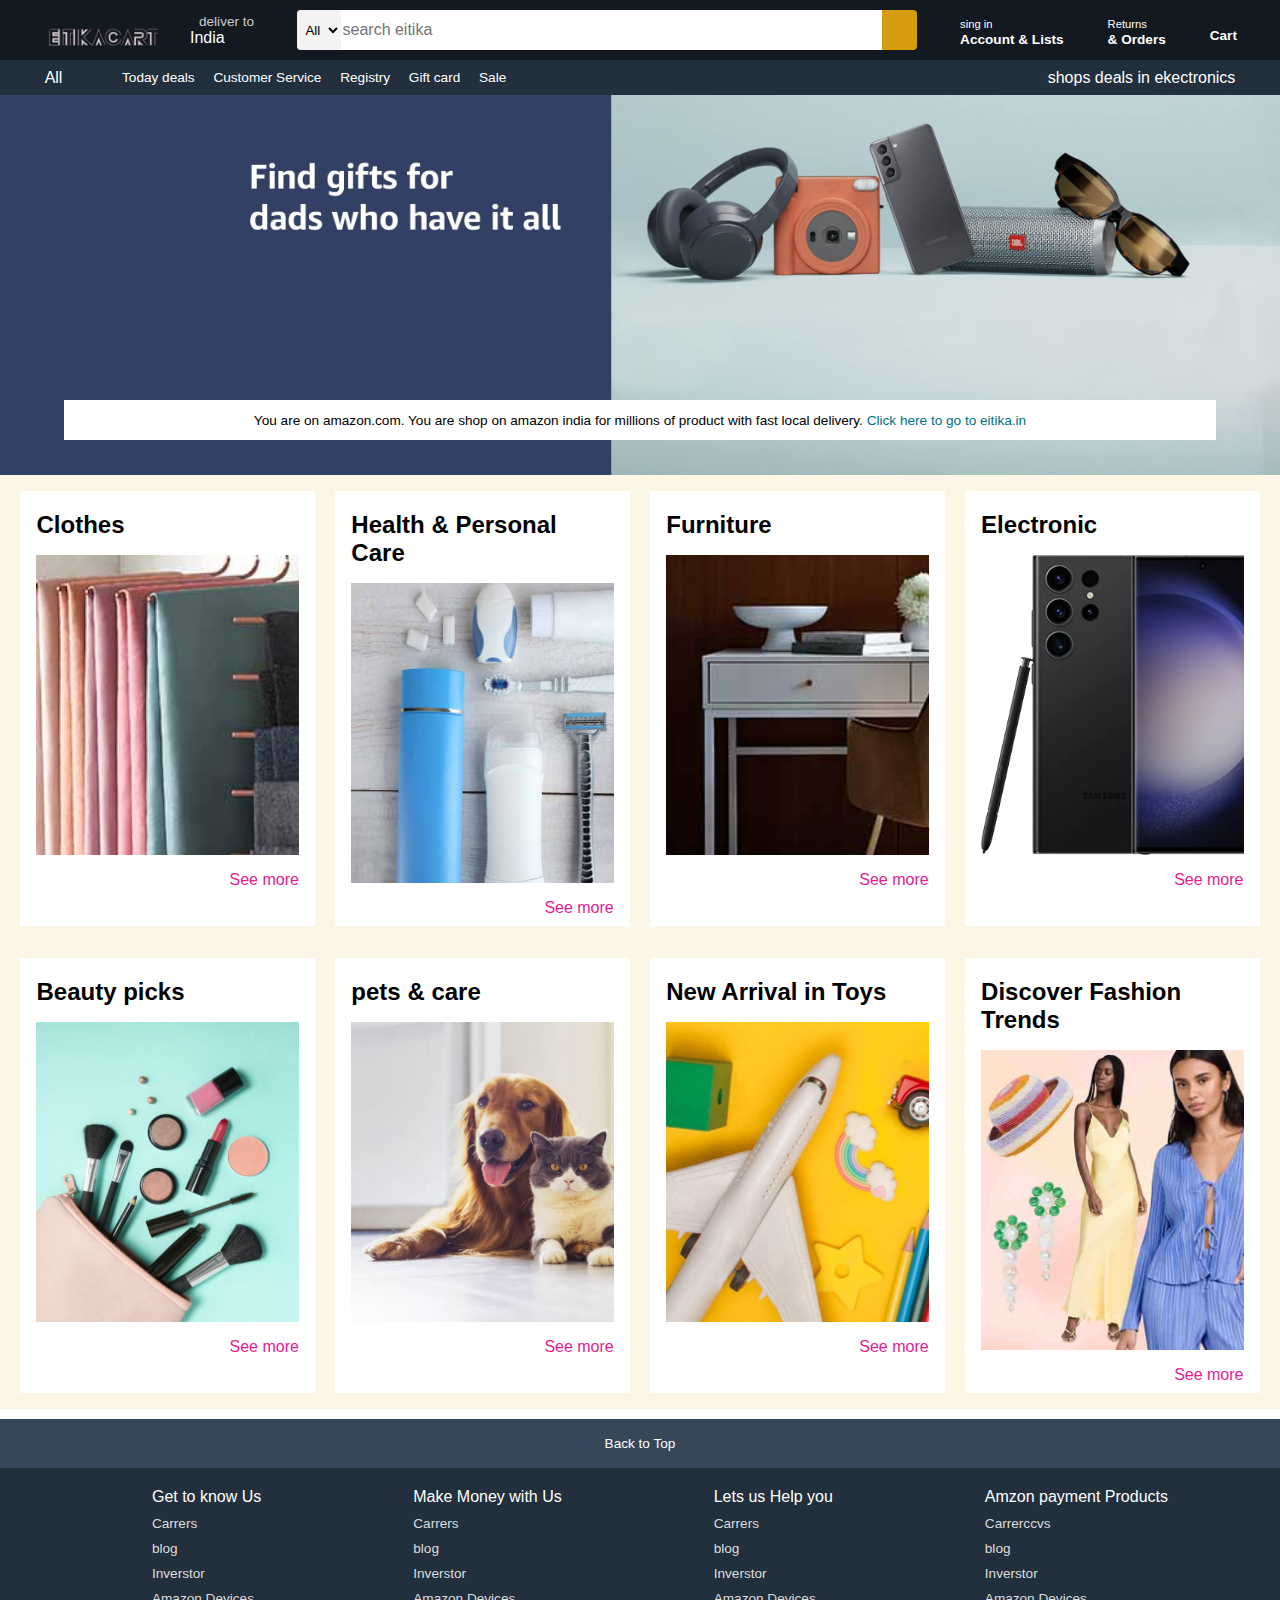
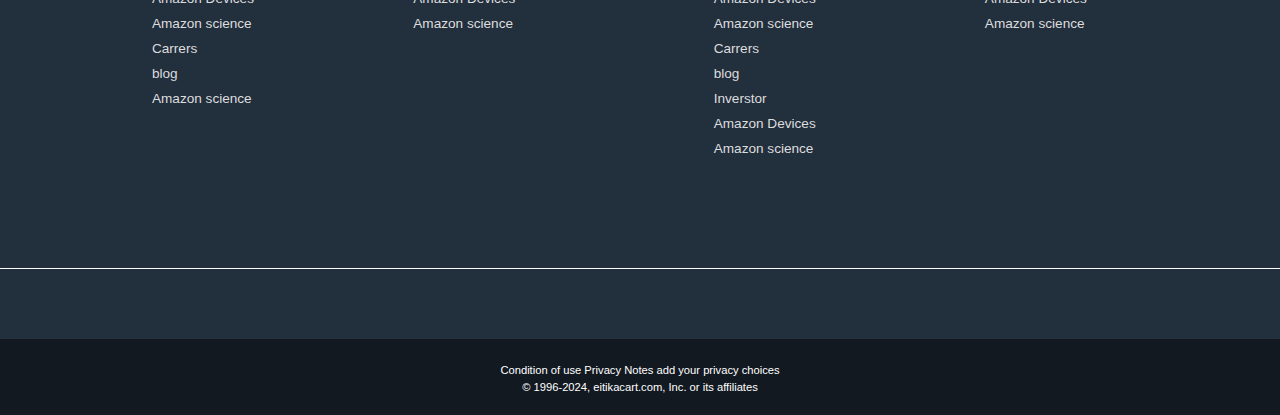
<file: index.html>
<!DOCTYPE html>
<html lang="en">
<head>
    <meta charset="UTF-8">
    <meta name="viewport" content="width=device-width, initial-scale=1.0">
    <title>Document</title>
    <link rel="stylesheet" href="https://cdnjs.cloudflare.com/ajax/libs/font-awesome/6.6.0/css/all.min.css" integrity="sha512-Kc323vGBEqzTmouAECnVceyQqyqdsSiqLQISBL29aUW4U/M7pSPA/gEUZQqv1cwx4OnYxTxve5UMg5GT6L4JJg==" crossorigin="anonymous" referrerpolicy="no-referrer" />
    <link rel="stylesheet" href="style.css">

</head>
<body>
    <header>
        <div class="navbar">
            <div class="nav-logo border">
                <div class="log">
            
                </div>
            </div>
                <div class="nav-address border">
                    <p class="add-first"> deliver to</p>
                    <div class="add-icon"><i class="fa-solid fa-location-dot"></i>
                        <p class="add-sec">India</p>
                    </div>
                </div>
            <div class="nav-search">
                <select class="search-select"><option>All</option></select>
                <input placeholder="search eitika" class="search-input">
                <div class="search-icon"><i class="fa-solid fa-magnifying-glass"></i></div>
            </div>
            
            <div class="nav-singin border">
                <p><span>sing in</span></p>
                <P class="nav-sec">Account & Lists</P>
            </div>
            <div class="nav-return border">
                <p><span>Returns</span></p>
                <P class="nav-sec">& Orders</P>
            </div>
            <div class="nav-cart border">
                <i class="fa-solid fa-cart-shopping"></i>
                Cart
            </div>
        </div>
        <div class="pannel">
            <div class="pannel-all">
                <i class="fa-solid fa-bars"></i>
                All
            </div>
            <div class="pannel-option">
            <p><a href="today.html">Today deals</a></p>
                <p>Customer Service</p>
                <p>Registry</p>
                <p>Gift card</p>
                <p><a href="today.html">Sale</a></p>
            </div>
            <div class="pannel-deals">
                shops deals in ekectronics
            </div>
        </div>
        </header>
        <div class="hero-sec">
            <div class="hero-message">
                <p>
                    You are on amazon.com. You are shop on amazon india for millions of product with fast local delivery. <a href="https://eitikacart.in">Click here to go to eitika.in</a>
                </p>
            </div>
        </div>
        <div class="shop-section">
          
                    <div class="box1 box"> 
                        <div class="box-content">
                            <h2>Clothes</h2>
                            <div class="box-image" style="background-image: url('box1_image.jpg');"></div>
                            <p><a href="clothes.html"> See more</a></p>
                        </div>
                    </div>
                    <div class="box2  box"> 
                        <div class="box-content">
                            <h2>Health & Personal Care</h2>
                            <div class="box-image" style="background-image: url('box2_image.jpg');"></div>
                            <p><a href="clothes.html"> See more</a></p>
                        </div>
                    </div>
                    <div class="box3  box"> 
                        <div class="box-content">
                            <h2>Furniture</h2>
                            <div class="box-image" style="background-image: url('box3_image.jpg');"></div>
                            <p><a href="clothes.html"> See more</a></p>
                        </div>
                    </div>
                    <div class="box4  box"> 
                        <div class="box-content">
                            <h2>Electronic</h2>
                            <div class="box-image" style="background-image: url('box4_image.jpg');"></div>
                            <p><a href="newarrivalintoys.html"> See more</a></p>
                        </div>
                
                    </div>
                    <div class="box5 box"> 
                        <div class="box-content">
                            <h2>Beauty picks</h2>
                            <div class="box-image" style="background-image: url('box5_image.jpg');"></div>
                            <p><a href="clothes.html"> See more</a></p>
                        </div>
                    </div>
                    <div class="box6  box"> 
                        <div class="box-content">
                            <h2>pets & care</h2>
                            <div class="box-image" style="background-image: url('box6_image.jpg');"></div>
                            <p><a href="clothes.html"> See more</a></p>
                        </div>
                    </div>
                    <div class="box7 box"> 
                        <div class="box-content">
                            <h2>New Arrival in Toys</h2>
                            <div class="box-image" style="background-image: url('box7_image.jpg');"></div>
                            <p><a href="newarrivalintoys.html"> See more</a></p>
                        </div>
                    </div>
                    <div class="box8  box"> 
                        <div class="box-content">
                            <h2>Discover Fashion Trends</h2>
                            <div class="box-image" style="background-image: url('box8_image.jpg');"></div>
                            <p><a href="newarrivalintoys.html"> See more</a></p>
                        </div>
                        </div>
                    </div>
                </div>
                <footer>
<div class="foot-pannel1">
    Back to Top
</div>
<div class="foot-pannel2">
    <ul>
        <p> Get to know Us</p>
        <a>Carrers</a>
        <a>blog</a>
        <a>Inverstor</a>
        <a>Amazon Devices</a>
        <a>Amazon science</a>
        <a>Carrers</a>
        <a>blog</a>
        <a>Amazon science</a>
    </ul>
    <ul>
        <p> Make Money with Us</p>
        <a>Carrers</a>
        <a>blog</a>
        <a>Inverstor</a>
        <a>Amazon Devices</a>
        <a>Amazon science</a>
    </ul>
    <ul>
        <p>Lets us Help you</p>
        <a>Carrers</a>
        <a>blog</a>
        <a>Inverstor</a>
        <a>Amazon Devices</a>
        <a>Amazon science</a>
        <a>Carrers</a>
        <a>blog</a>
        <a>Inverstor</a>
        <a>Amazon Devices</a>
        <a>Amazon science</a>
    </ul>
    <ul>
        <p > Amzon payment Products</p>
        <a>Carrerccvs</a>
        <a>blog</a>
        <a>Inverstor</a>
        <a>Amazon Devices</a>
        <a>Amazon science</a>
    </ul>
</div>
<div class="foot-pannel3">
    <div class="log00">

    </div>
</div>
<div class="foot-pannel4">
<div class="pages">
    <a>Condition of use</a>
    <a>Privacy Notes</a>
    <a>add your privacy choices</a>
</div>
<div class="copyright">
    © 1996-2024, eitikacart.com, Inc. or its affiliates
</div>
</div>
      </footer>

</body>
</html>
</file>
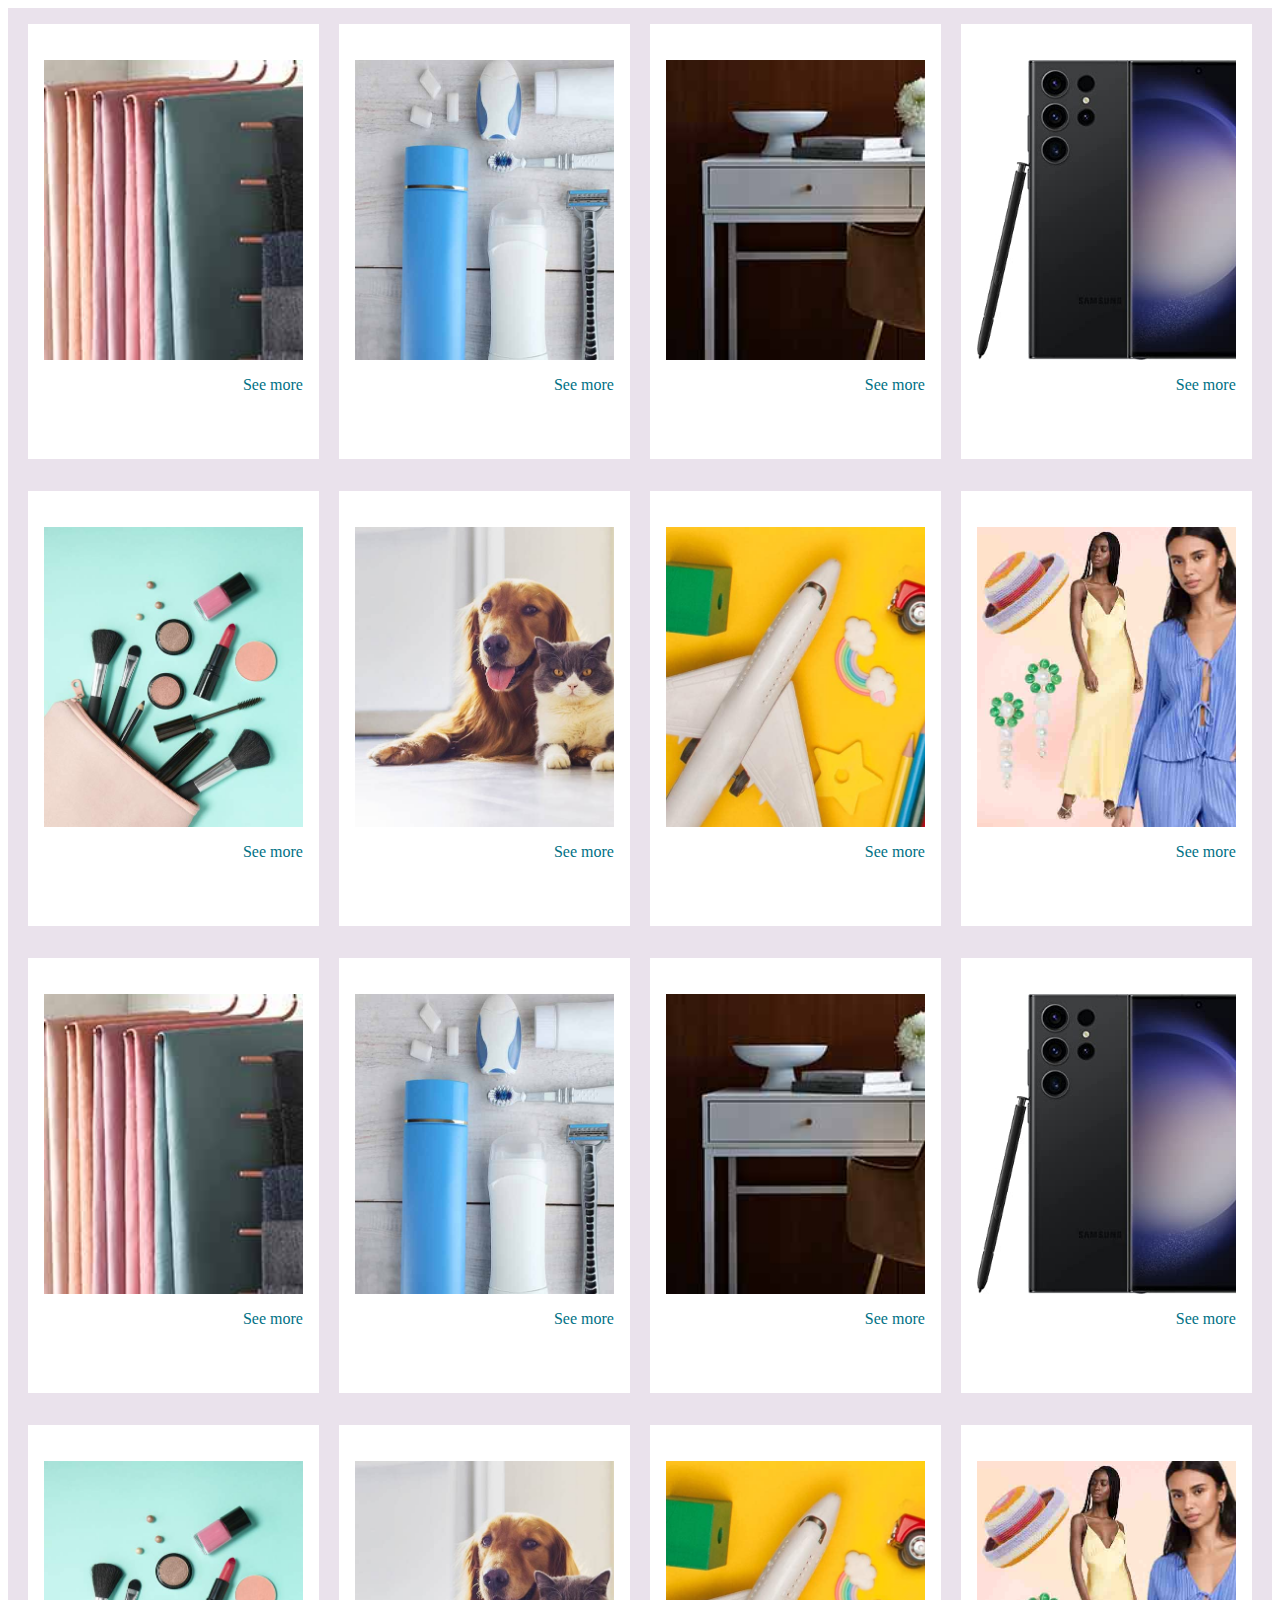
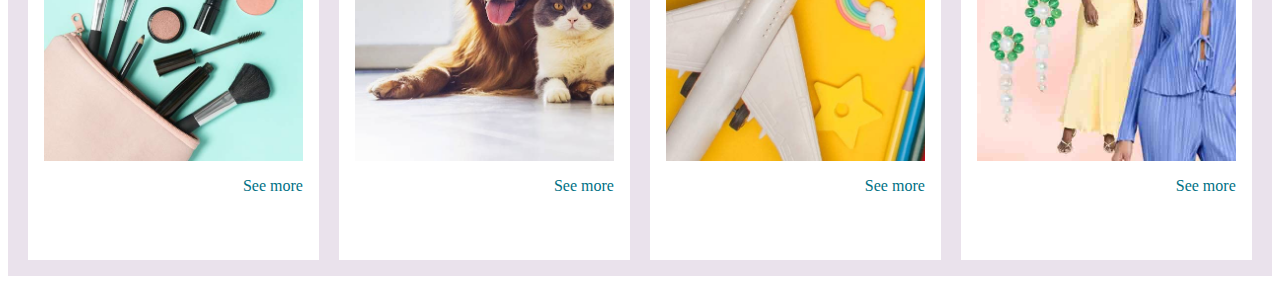
<file: beauty_picks.html>
<!DOCTYPE html>
<html lang="en">
<head>
    <title>Document</title>
    <link rel="stylesheet" href="clothes.css">

</head>
<body>
    <div class="shop-section">
          
        <div class="box1 box"> 
            <div class="box-content">
                <div class="box-image" style="background-image: url('box1_image.jpg');"></div>
                <p>See more</p>
            </div>
        </div>
        <div class="box2  box"> 
            <div class="box-content">
                <div class="box-image" style="background-image: url('box2_image.jpg');"></div>
                <p>See more</p>
            </div>
        </div>
        <div class="box3  box"> 
            <div class="box-content">
                <div class="box-image" style="background-image: url('box3_image.jpg');"></div>
                <p>See more</p>
            </div>
        </div>
        <div class="box4  box"> 
            <div class="box-content">
                <div class="box-image" style="background-image: url('box4_image.jpg');"></div>
                <p>See more</p>
            </div>
        </div>
        <div class="box1 box"> 
            <div class="box-content">
                <div class="box-image" style="background-image: url('box5_image.jpg');"></div>
                <p>See more</p>
            </div>
        </div>
        <div class="box2  box"> 
            <div class="box-content">
              
                <div class="box-image" style="background-image: url('box6_image.jpg');"></div>
                <p>See more</p>
            </div>
        </div>
        <div class="box3  box"> 
            <div class="box-content">
              
                <div class="box-image" style="background-image: url('box7_image.jpg');"></div>
                <p>See more</p>
            </div>
        </div>
        <div class="box4  box"> 
            <div class="box-content">
                
                <div class="box-image" style="background-image: url('box8_image.jpg');"></div>
                <p>See more</p>
            </div>
        </div>
        <div class="box1 box"> 
            <div class="box-content">
             
                <div class="box-image" style="background-image: url('box1_image.jpg');"></div>
                <p>See more</p>
            </div>
        </div>
        <div class="box2  box"> 
            <div class="box-content">
                
                <div class="box-image" style="background-image: url('box2_image.jpg');"></div>
                <p>See more</p>
            </div>
        </div>
        <div class="box3  box"> 
            <div class="box-content">
              
                <div class="box-image" style="background-image: url('box3_image.jpg');"></div>
                <p>See more</p>
            </div>
        </div>
        <div class="box4  box"> 
            <div class="box-content">
              
                <div class="box-image" style="background-image: url('box4_image.jpg');"></div>
                <p>See more</p>
            </div>
        </div>
        <div class="box1 box"> 
            <div class="box-content">
              
                <div class="box-image" style="background-image: url('box5_image.jpg');"></div>
                <p>See more</p>
            </div>
        </div>
        <div class="box2  box"> 
            <div class="box-content">
              
                <div class="box-image" style="background-image: url('box6_image.jpg');"></div>
                <p>See more</p>
            </div>
        </div>
        <div class="box3  box"> 
            <div class="box-content">
              
                <div class="box-image" style="background-image: url('box7_image.jpg');"></div>
                <p>See more</p>
            </div>
        </div>
        <div class="box4  box"> 
            <div class="box-content">
                <div class="box-image" style="background-image: url('box8_image.jpg');"></div>
                <p>See more</p>
            </div>
        </div>
                
    </div>


    
</body>
</html>
</file>
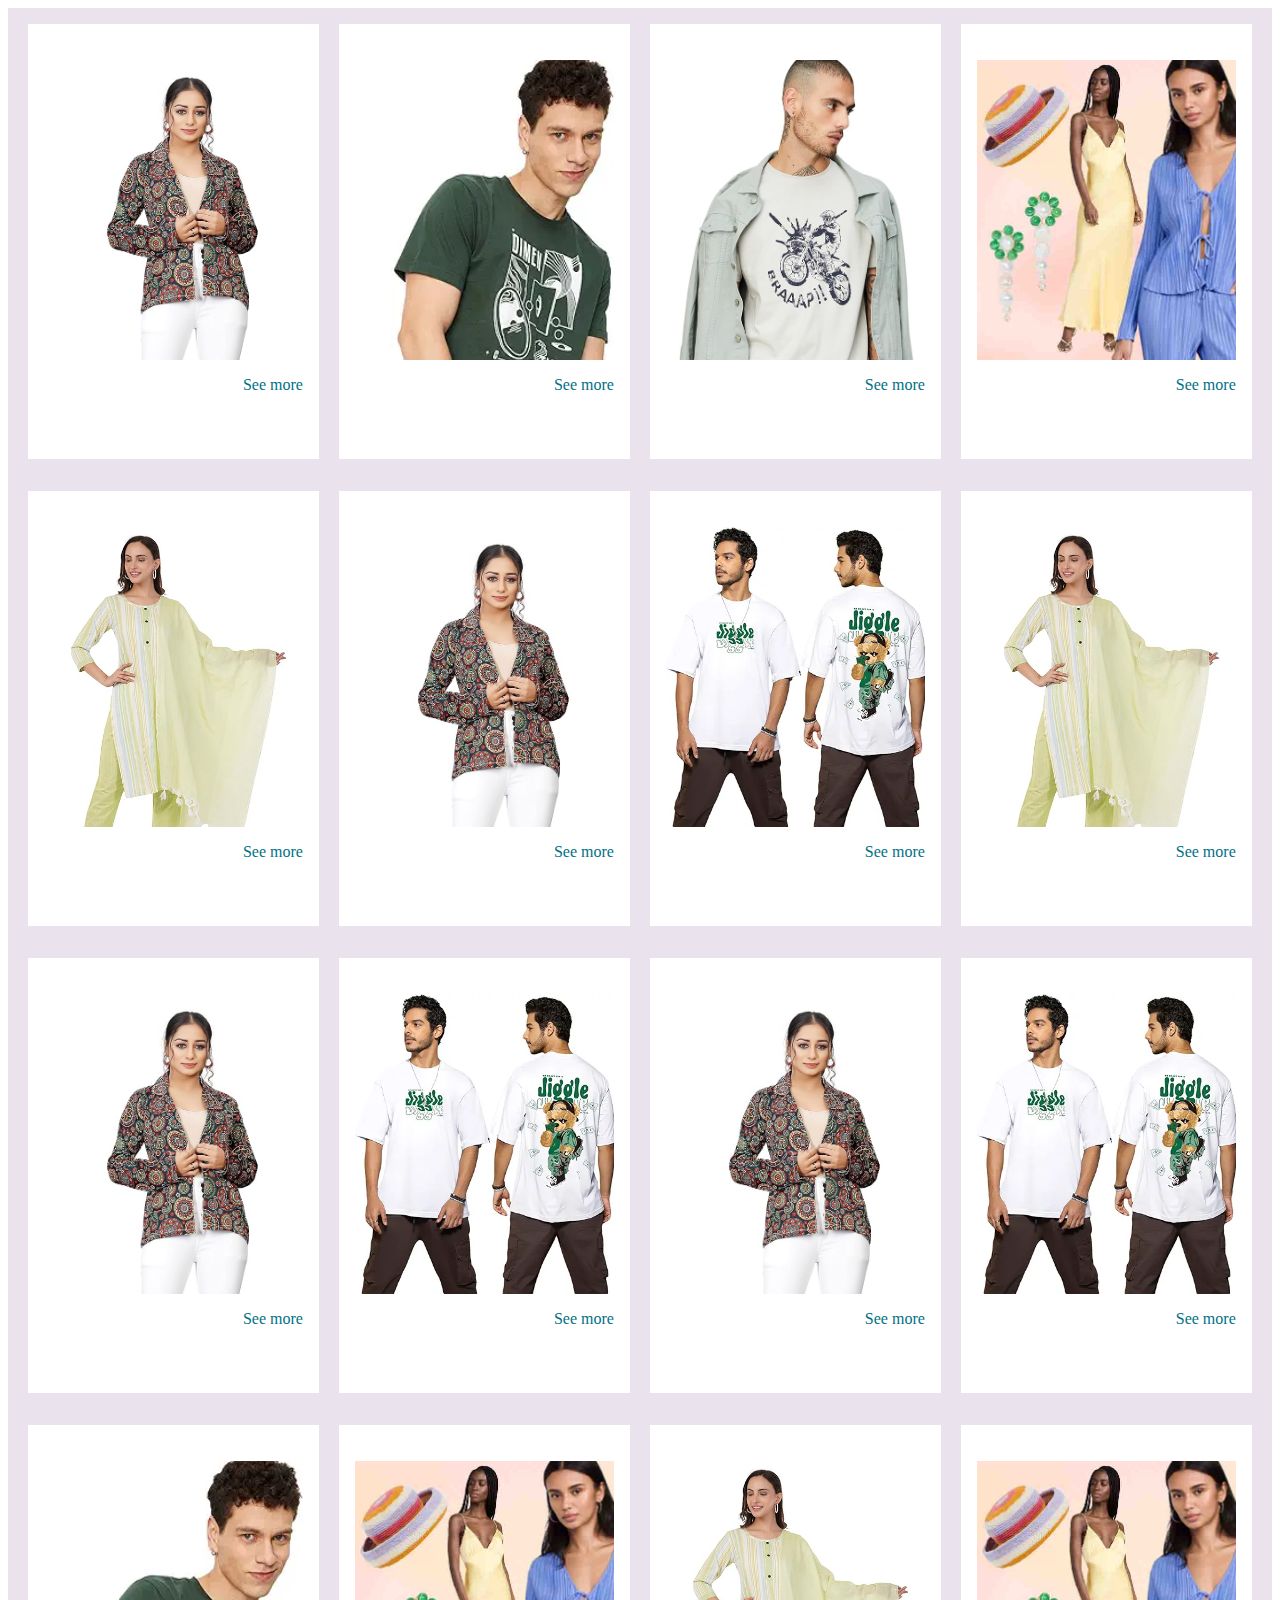
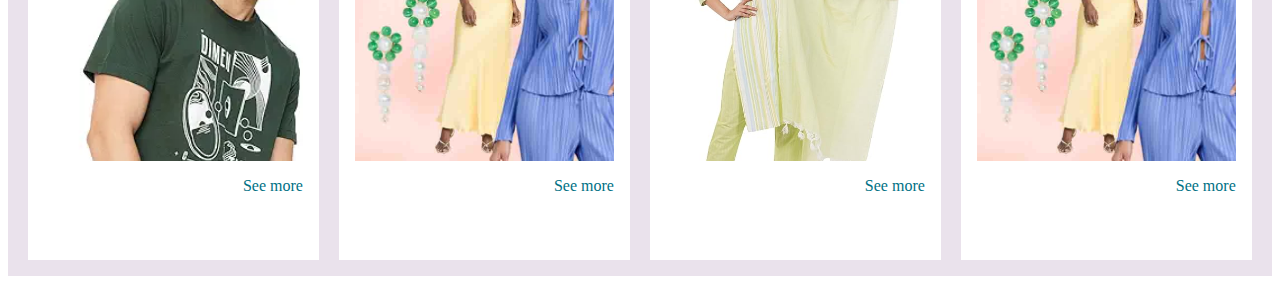
<file: clothes.html>
<!DOCTYPE html>
<html lang="en">
<head>
    <title>Document</title>
    <link rel="stylesheet" href="clothes.css">

</head>
<body>
    <div class="shop-section">
          
        <div class="box1 box"> 
            <div class="box-content">
                <div class="box-image" style="background-image: url('clothes1.jpg');"></div>
                <p>See more</p>
            </div>
        </div>
        <div class="box2  box"> 
            <div class="box-content">
                <div class="box-image" style="background-image: url('clothes3.jpg');"></div>
                <p>See more</p>
            </div>
        </div>
        <div class="box3  box"> 
            <div class="box-content">
                <div class="box-image" style="background-image: url('clothes5.jpg');"></div>
                <p>See more</p>
            </div>
        </div>
        <div class="box4  box"> 
            <div class="box-content">
                <div class="box-image" style="background-image: url('box8_image.jpg');"></div>
                <p>See more</p>
            </div>
        </div>
        <div class="box1 box"> 
            <div class="box-content">
                <div class="box-image" style="background-image: url('clothes2.jpg');"></div>
                <p>See more</p>
            </div>
        </div>
        <div class="box2  box"> 
            <div class="box-content">
              
                <div class="box-image" style="background-image: url('clothes1.jpg');"></div>
                <p>See more</p>
            </div>
        </div>
        <div class="box3  box"> 
            <div class="box-content">
              
                <div class="box-image" style="background-image: url('clothes4.jpg');"></div>
                <p>See more</p>
            </div>
        </div>
        <div class="box4  box"> 
            <div class="box-content">
                
                <div class="box-image" style="background-image: url('clothes2.jpg');"></div>
                <p>See more</p>
            </div>
        </div>
        <div class="box1 box"> 
            <div class="box-content">
             
                <div class="box-image" style="background-image: url('clothes1.jpg');"></div>
                <p>See more</p>
            </div>
        </div>
        <div class="box2  box"> 
            <div class="box-content">
                
                <div class="box-image" style="background-image: url('clothes4.jpg');"></div>
                <p>See more</p>
            </div>
        </div>
        <div class="box3  box"> 
            <div class="box-content">
              
                <div class="box-image" style="background-image: url('clothes1.jpg');"></div>
                <p>See more</p>
            </div>
        </div>
        <div class="box4  box"> 
            <div class="box-content">
              
                <div class="box-image" style="background-image: url('clothes4.jpg');"></div>
                <p>See more</p>
            </div>
        </div>
        <div class="box1 box"> 
            <div class="box-content">
              
                <div class="box-image" style="background-image: url('clothes3.jpg');"></div>
                <p>See more</p>
            </div>
        </div>
        <div class="box2  box"> 
            <div class="box-content">
              
                <div class="box-image" style="background-image: url('box8_image.jpg');"></div>
                <p>See more</p>
            </div>
        </div>
        <div class="box3  box"> 
            <div class="box-content">
              
                <div class="box-image" style="background-image: url('clothes2.jpg');"></div>
                <p>See more</p>
            </div>
        </div>
        <div class="box4  box"> 
            <div class="box-content">
                <div class="box-image" style="background-image: url('box8_image.jpg');"></div>
                <p>See more</p>
            </div>
        </div>
                
    </div>


    
</body>
</html>
</file>
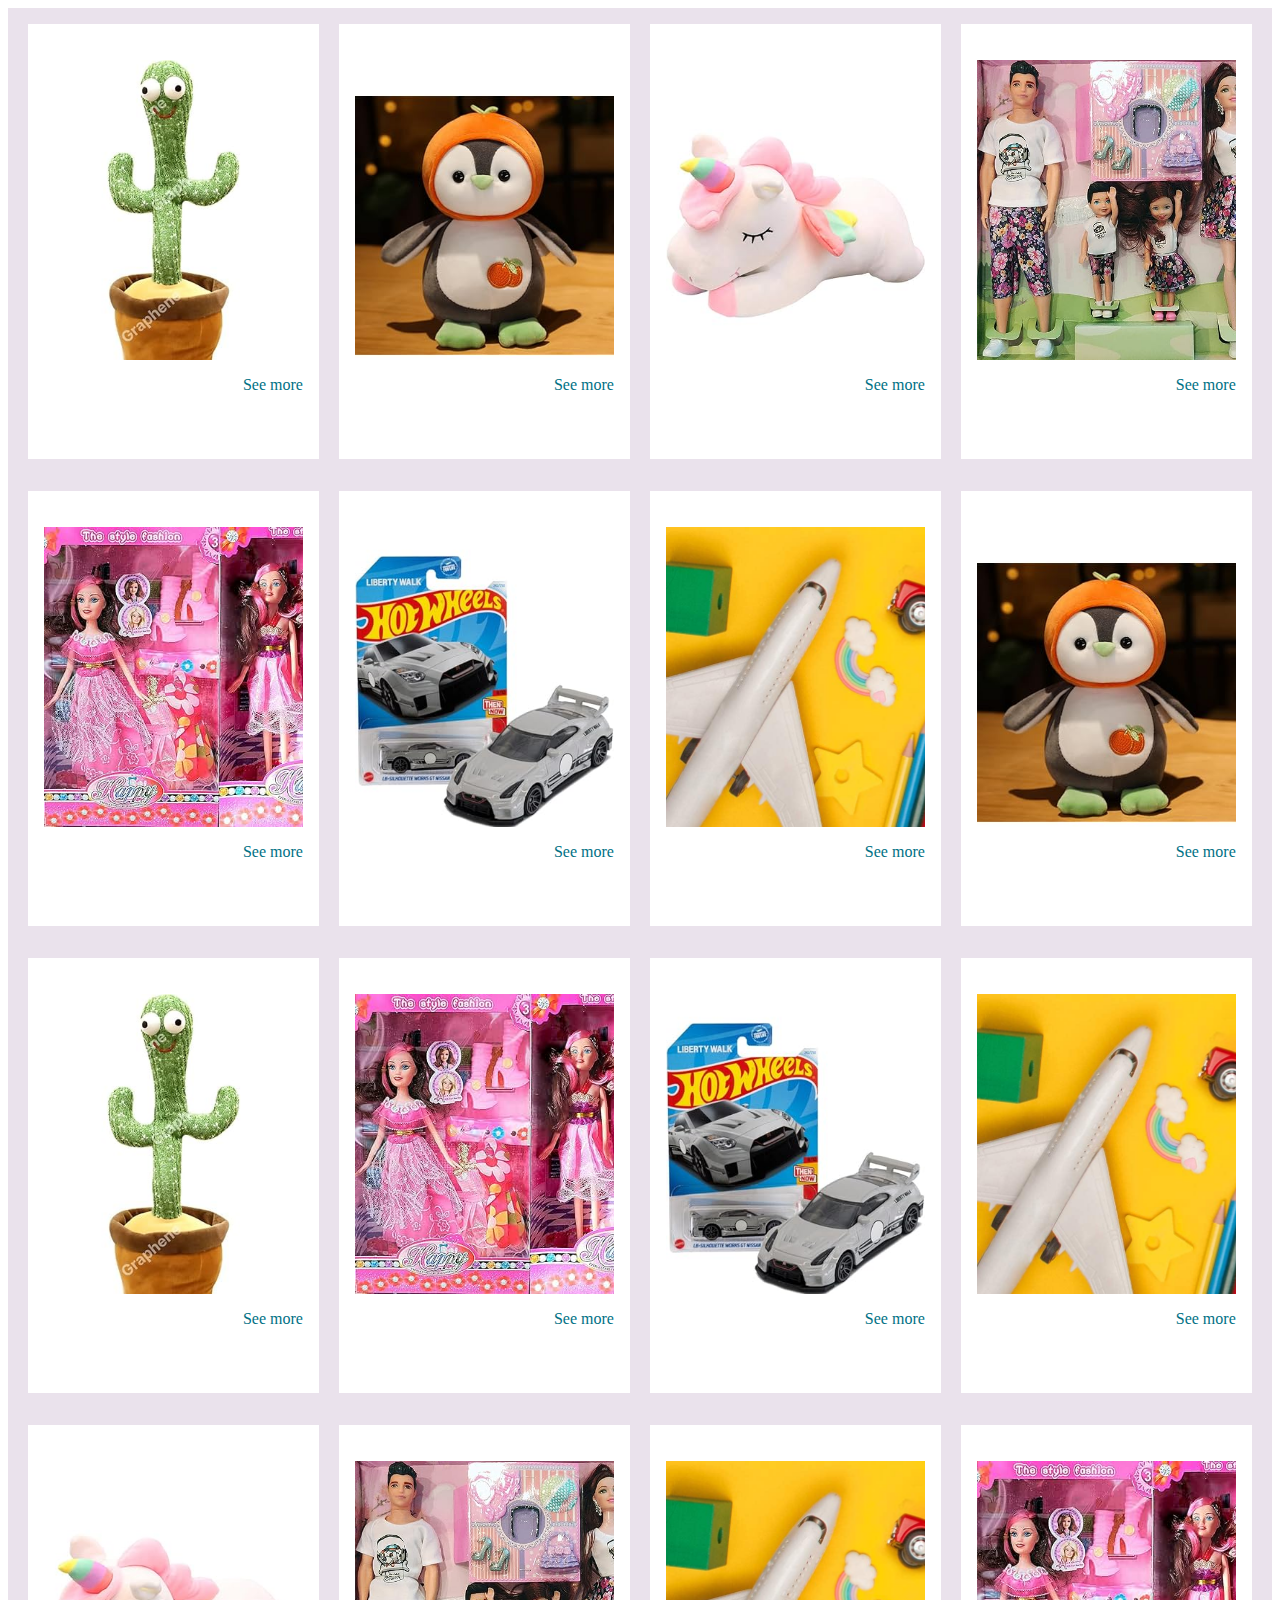
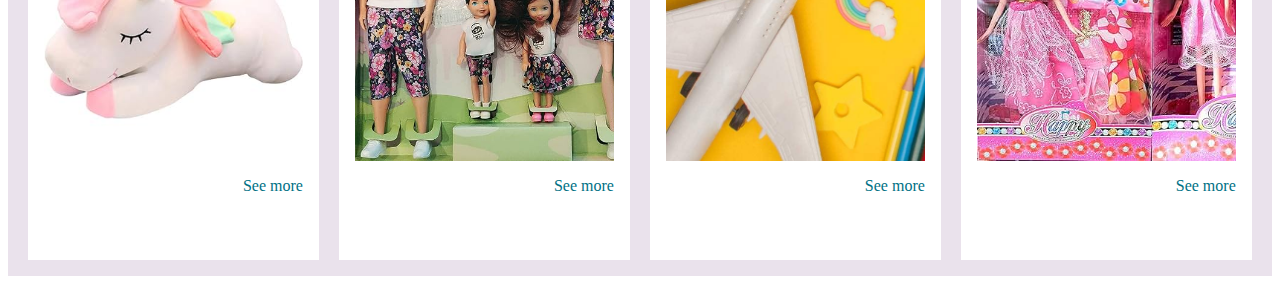
<file: newarrivalintoys.html>
<!DOCTYPE html>
<html lang="en">
<head>
    <title>Document</title>
    <link rel="stylesheet" href="clothes.css">

</head>
<body>
    <div class="shop-section">
        <div class="box1 box"> 
            <div class="box-content">
                <div class="box-image" style="background-image: url('toy1.jpg');"></div>
                <p>See more</p>
            </div>
        </div>
        <div class="box2  box"> 
            <div class="box-content">
                <div class="box-image" style="background-image: url('toy2.jpg');"></div>
                <p>See more</p>
            </div>
        </div>
        <div class="box3  box"> 
            <div class="box-content">
                <div class="box-image" style="background-image: url('toy3.jpg');"></div>
                <p>See more</p>
            </div>
        </div>
        <div class="box4  box"> 
            <div class="box-content">
                <div class="box-image" style="background-image: url('toy4.jpg');"></div>
                <p>See more</p>
            </div>
        </div>
        <div class="box1 box"> 
            <div class="box-content">
                <div class="box-image" style="background-image: url('toy6.jpg');"></div>
                <p>See more</p>
            </div>
        </div>
        <div class="box2  box"> 
            <div class="box-content">
              
                <div class="box-image" style="background-image: url('toy5.jpg');"></div>
                <p>See more</p>
            </div>
        </div>
        <div class="box3  box"> 
            <div class="box-content">
              
                <div class="box-image" style="background-image: url('box7_image.jpg');"></div>
                <p>See more</p>
            </div>
        </div>
        <div class="box4  box"> 
            <div class="box-content">
                
                <div class="box-image" style="background-image: url('toy2.jpg');"></div>
                <p>See more</p>
            </div>
        </div>
        <div class="box1 box"> 
            <div class="box-content">
             
                <div class="box-image" style="background-image: url('toy1.jpg');"></div>
                <p>See more</p>
            </div>
        </div>
        <div class="box2  box"> 
            <div class="box-content">
                
                <div class="box-image" style="background-image: url('toy6.jpg');"></div>
                <p>See more</p>
            </div>
        </div>
        <div class="box3  box"> 
            <div class="box-content">
              
                <div class="box-image" style="background-image: url('toy5.jpg');"></div>
                <p>See more</p>
            </div>
        </div>
        <div class="box4  box"> 
            <div class="box-content">
              
                <div class="box-image" style="background-image: url('box7_image.jpg');"></div>
                <p>See more</p>
            </div>
        </div>
        <div class="box1 box"> 
            <div class="box-content">
              
                <div class="box-image" style="background-image: url('toy3.jpg');"></div>
                <p>See more</p>
            </div>
        </div>
        <div class="box2  box"> 
            <div class="box-content">
              
                <div class="box-image" style="background-image: url('toy4.jpg');"></div>
                <p>See more</p>
            </div>
        </div>
        <div class="box3  box"> 
            <div class="box-content">
              
                <div class="box-image" style="background-image: url('box7_image.jpg');"></div>
                <p>See more</p>
            </div>
        </div>
        <div class="box4  box"> 
            <div class="box-content">
                <div class="box-image" style="background-image: url('toy6.jpg');"></div>
                <p>See more</p>
            </div>
        </div>
                
    </div>


    
</body>
</html>
</file>
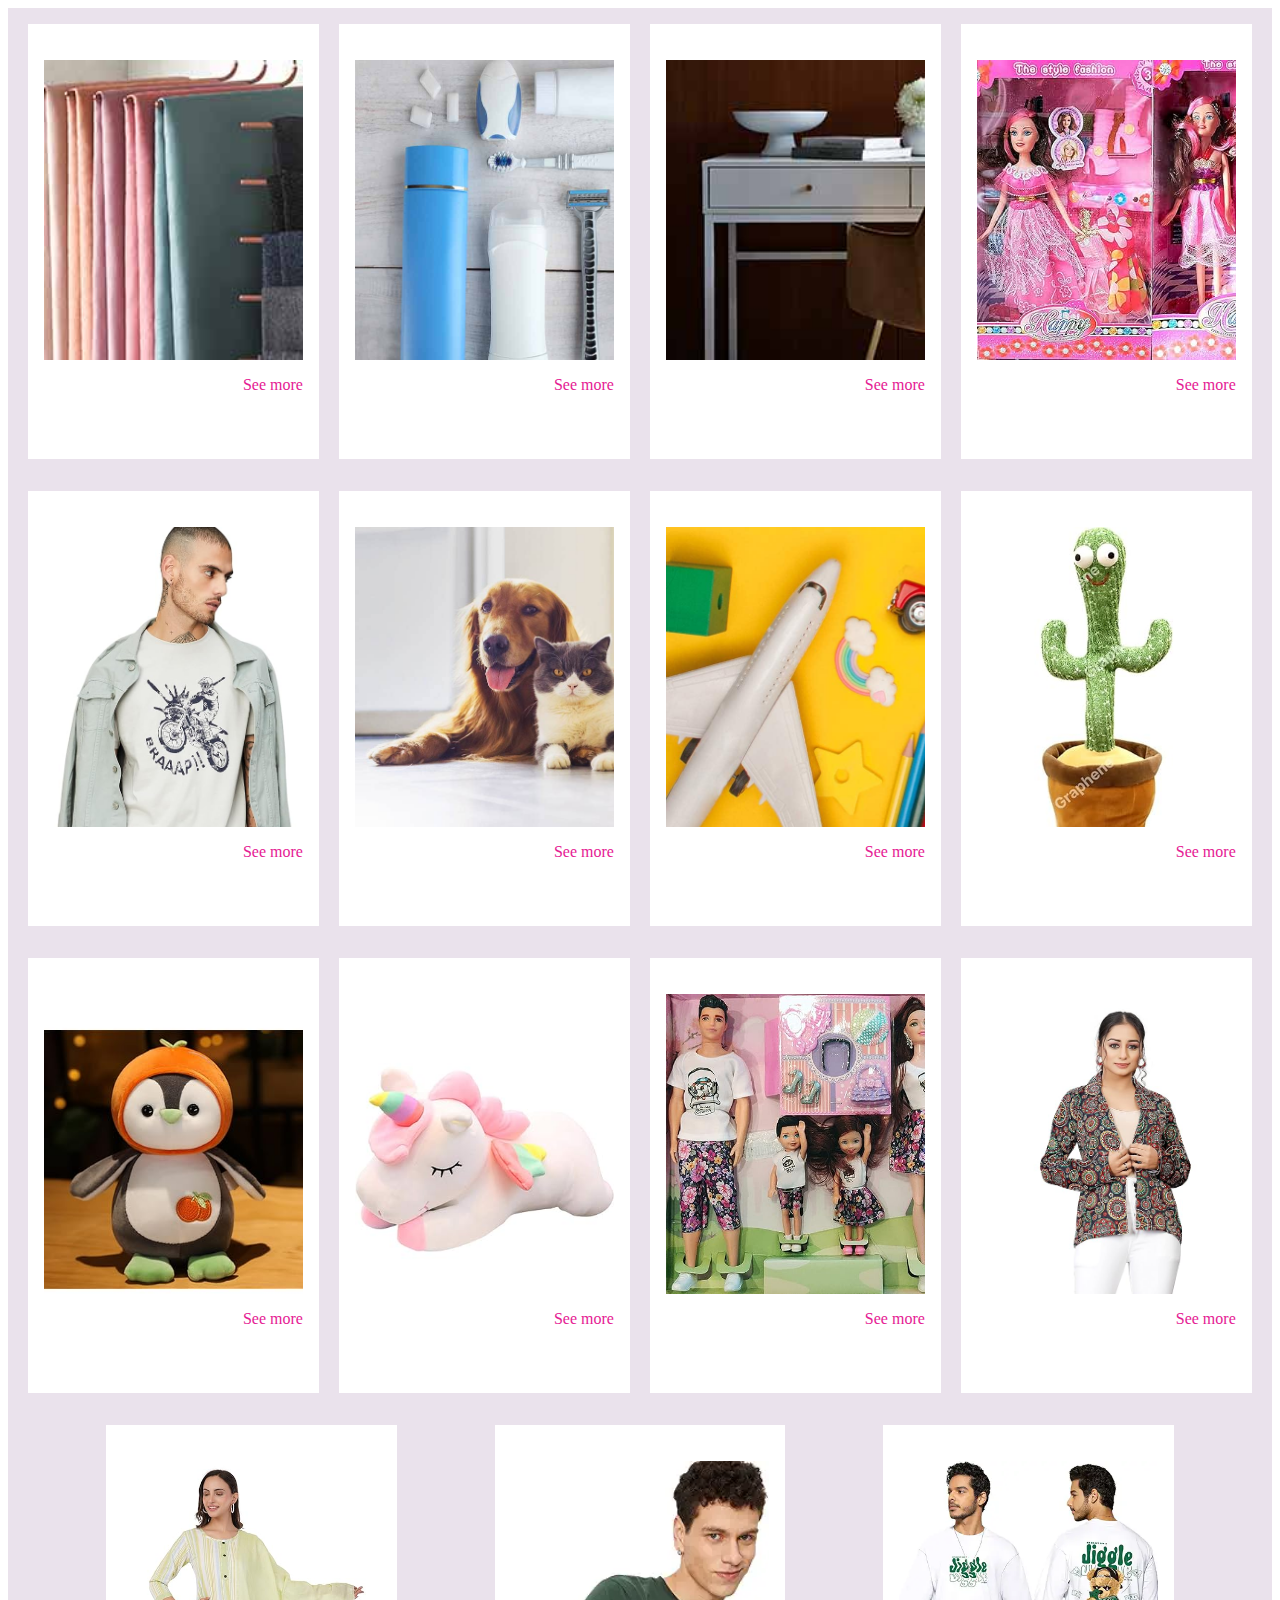
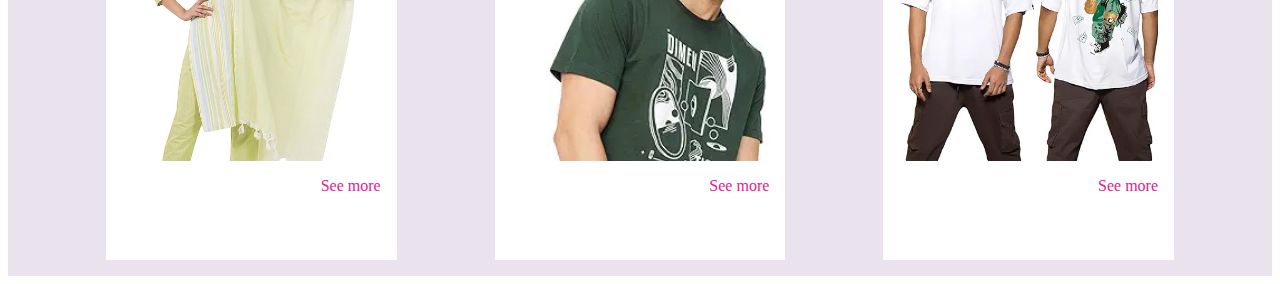
<file: today.html>
<!DOCTYPE html>
<html lang="en">
<head>
    <title>Document</title>
    <link rel="stylesheet" href="clothes.css">

</head>
<body>
    <div class="shop-section">
          
        <div class="box1 box"> 
            <div class="box-content">
                <div class="box-image" style="background-image: url('box1_image.jpg');"></div>
                <p><a href="newarrivalintoys.html"> See more</a></p>
            </div>
            
        </div>
        <div class="box2  box"> 
            <div class="box-content">
                <div class="box-image" style="background-image: url('box2_image.jpg');"></div>
                <p><a href="newarrivalintoys.html"> See more</a></p>
                        </div>
            
        </div>
        <div class="box3  box"> 
            <div class="box-content">
                <div class="box-image" style="background-image: url('box3_image.jpg');"></div>
                <p><a href="newarrivalintoys.html"> See more</a></p>
            </div>
            
        </div>
        <div class="box4  box"> 
            <div class="box-content">
                <div class="box-image" style="background-image: url('toy6.jpg');"></div>
                <p><a href="newarrivalintoys.html"> See more</a></p>
            </div>
            
        </div>
        <div class="box1 box"> 
            <div class="box-content">
                <div class="box-image" style="background-image: url('clothes5.jpg');"></div>
                <p><a href="newarrivalintoys.html"> See more</a></p>
            </div>
    
        </div>
        <div class="box2  box"> 
            <div class="box-content">
              
                <div class="box-image" style="background-image: url('box6_image.jpg');"></div>
                <p><a href="clothes.html"> See more</a></p>
            </div>
        </div>
        <div class="box3  box"> 
            <div class="box-content">
              
                <div class="box-image" style="background-image: url('box7_image.jpg');"></div>
                <p><a href="clothes.html"> See more</a></p>
            </div>
        </div>

        <div class="box1 box"> 
            <div class="box-content">
             
                <div class="box-image" style="background-image: url('toy1.jpg');"></div>
                <p><a href="clothes.html"> See more</a></p>
            </div>
        </div>
        <div class="box2  box"> 
            <div class="box-content">
                
                <div class="box-image" style="background-image: url('toy2.jpg');"></div>
                <p><a href="clothes.html"> See more</a></p>
            </div>
        </div>
        <div class="box3  box"> 
            <div class="box-content">
              
                <div class="box-image" style="background-image: url('toy3.jpg');"></div>
                <p><a href="clothes.html"> See more</a></p>
            </div>
        </div>
        <div class="box4  box"> 
            <div class="box-content">
              
                <div class="box-image" style="background-image: url('toy4.jpg');"></div>
                <p><a href="clothes.html"> See more</a></p>
            </div>
        </div>
        <div class="box1 box"> 
            <div class="box-content">
              
                <div class="box-image" style="background-image: url('clothes1.jpg');"></div>
                <p><a href="clothes.html"> See more</a></p>
            </div>
        </div>
        <div class="box2  box"> 
            <div class="box-content">
              
                <div class="box-image" style="background-image: url('clothes2.jpg');"></div>
                <p><a href="clothes.html"> See more</a></p>
            </div>
        </div>
        <div class="box3  box"> 
            <div class="box-content">
              
                <div class="box-image" style="background-image: url('clothes3.jpg');"></div>
                <p><a href="clothes.html"> See more</a></p>
            </div>
        </div>
        <div class="box4  box"> 
            <div class="box-content">
                <div class="box-image" style="background-image: url('clothes4.jpg');"></div>
                <p><a href="clothes.html"> See more</a></p>
            </div>
        </div>
                
    </div>


    
</body>
</html>
</file>
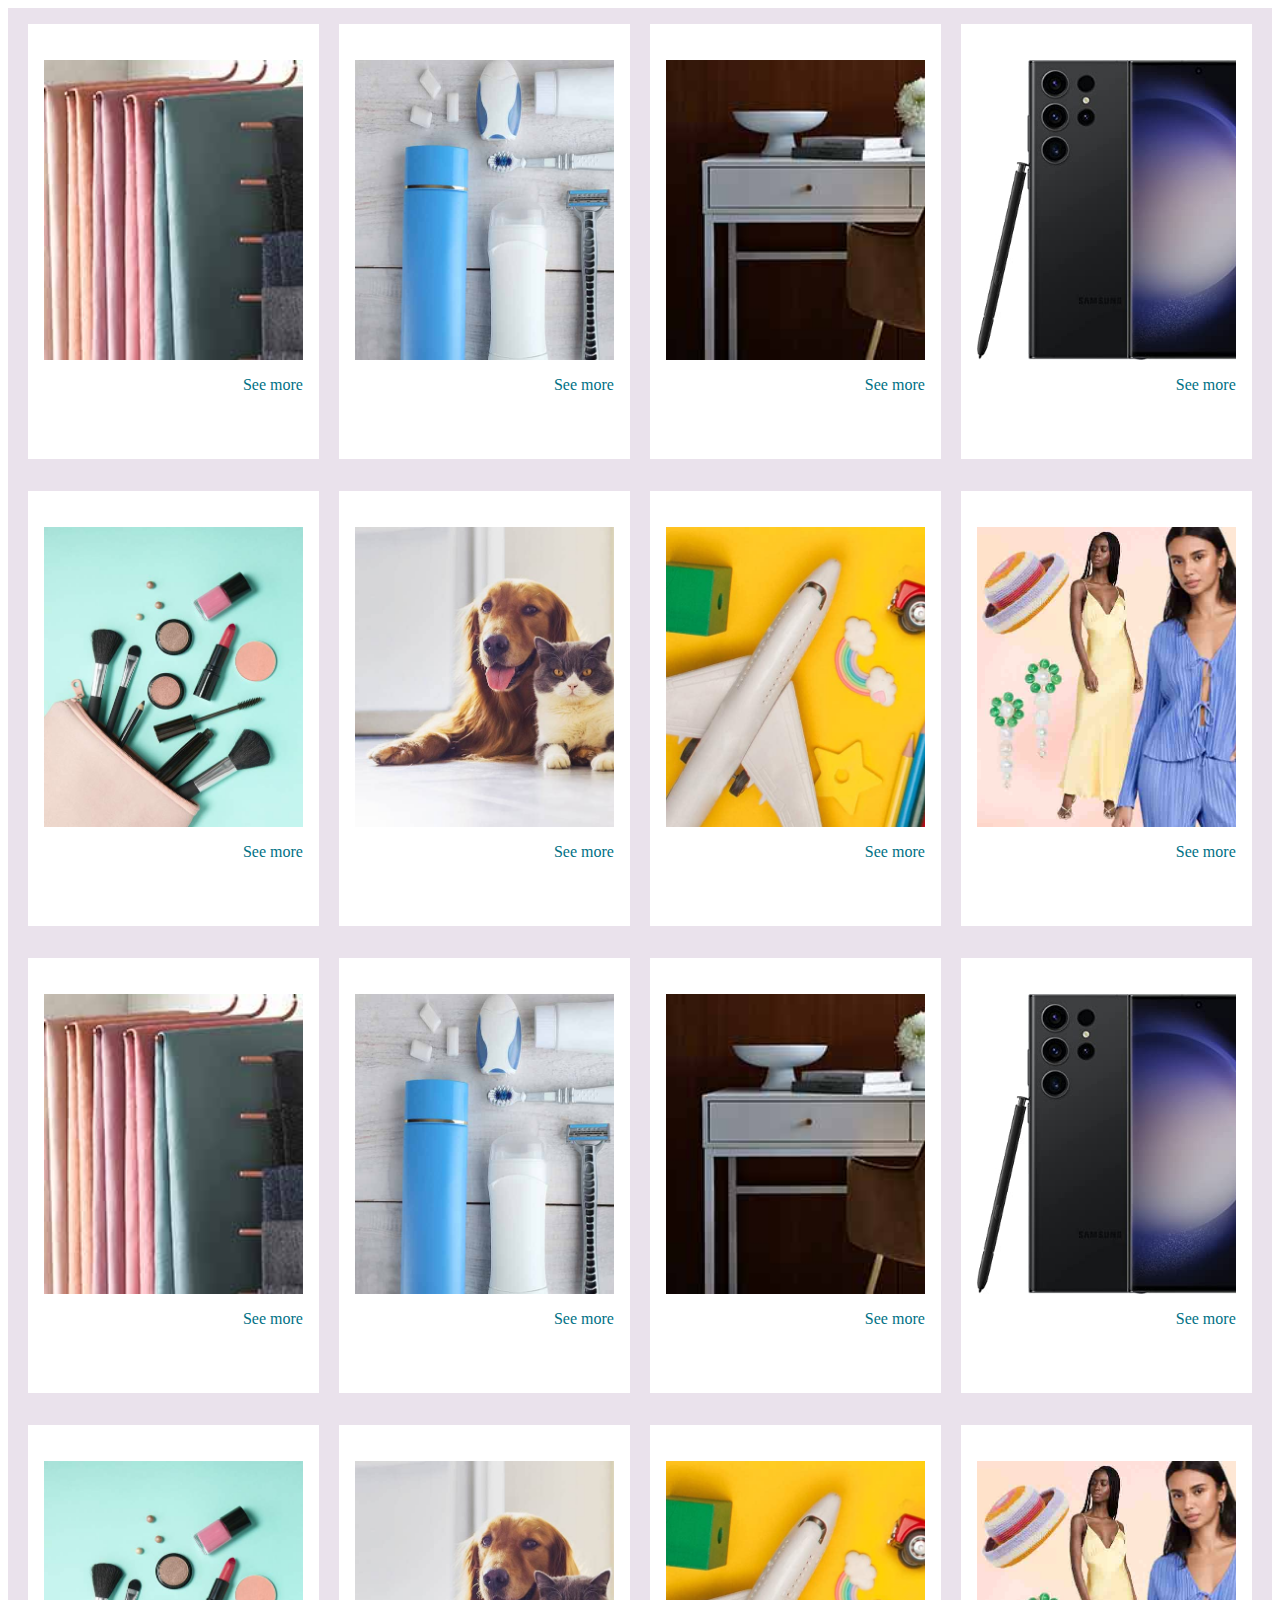
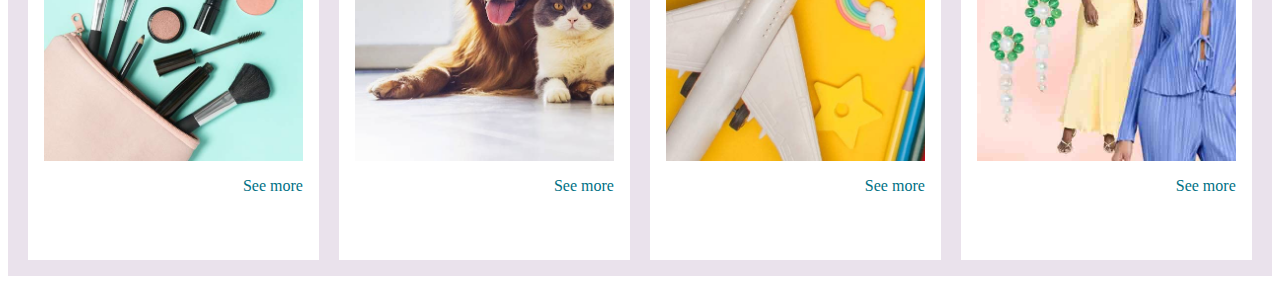
<file: eitikacart/beauty_picks.html>
<!DOCTYPE html>
<html lang="en">
<head>
    <title>Document</title>
    <link rel="stylesheet" href="clothes.css">

</head>
<body>
    <div class="shop-section">
          
        <div class="box1 box"> 
            <div class="box-content">
                <div class="box-image" style="background-image: url('box1_image.jpg');"></div>
                <p>See more</p>
            </div>
        </div>
        <div class="box2  box"> 
            <div class="box-content">
                <div class="box-image" style="background-image: url('box2_image.jpg');"></div>
                <p>See more</p>
            </div>
        </div>
        <div class="box3  box"> 
            <div class="box-content">
                <div class="box-image" style="background-image: url('box3_image.jpg');"></div>
                <p>See more</p>
            </div>
        </div>
        <div class="box4  box"> 
            <div class="box-content">
                <div class="box-image" style="background-image: url('box4_image.jpg');"></div>
                <p>See more</p>
            </div>
        </div>
        <div class="box1 box"> 
            <div class="box-content">
                <div class="box-image" style="background-image: url('box5_image.jpg');"></div>
                <p>See more</p>
            </div>
        </div>
        <div class="box2  box"> 
            <div class="box-content">
              
                <div class="box-image" style="background-image: url('box6_image.jpg');"></div>
                <p>See more</p>
            </div>
        </div>
        <div class="box3  box"> 
            <div class="box-content">
              
                <div class="box-image" style="background-image: url('box7_image.jpg');"></div>
                <p>See more</p>
            </div>
        </div>
        <div class="box4  box"> 
            <div class="box-content">
                
                <div class="box-image" style="background-image: url('box8_image.jpg');"></div>
                <p>See more</p>
            </div>
        </div>
        <div class="box1 box"> 
            <div class="box-content">
             
                <div class="box-image" style="background-image: url('box1_image.jpg');"></div>
                <p>See more</p>
            </div>
        </div>
        <div class="box2  box"> 
            <div class="box-content">
                
                <div class="box-image" style="background-image: url('box2_image.jpg');"></div>
                <p>See more</p>
            </div>
        </div>
        <div class="box3  box"> 
            <div class="box-content">
              
                <div class="box-image" style="background-image: url('box3_image.jpg');"></div>
                <p>See more</p>
            </div>
        </div>
        <div class="box4  box"> 
            <div class="box-content">
              
                <div class="box-image" style="background-image: url('box4_image.jpg');"></div>
                <p>See more</p>
            </div>
        </div>
        <div class="box1 box"> 
            <div class="box-content">
              
                <div class="box-image" style="background-image: url('box5_image.jpg');"></div>
                <p>See more</p>
            </div>
        </div>
        <div class="box2  box"> 
            <div class="box-content">
              
                <div class="box-image" style="background-image: url('box6_image.jpg');"></div>
                <p>See more</p>
            </div>
        </div>
        <div class="box3  box"> 
            <div class="box-content">
              
                <div class="box-image" style="background-image: url('box7_image.jpg');"></div>
                <p>See more</p>
            </div>
        </div>
        <div class="box4  box"> 
            <div class="box-content">
                <div class="box-image" style="background-image: url('box8_image.jpg');"></div>
                <p>See more</p>
            </div>
        </div>
                
    </div>


    
</body>
</html>
</file>
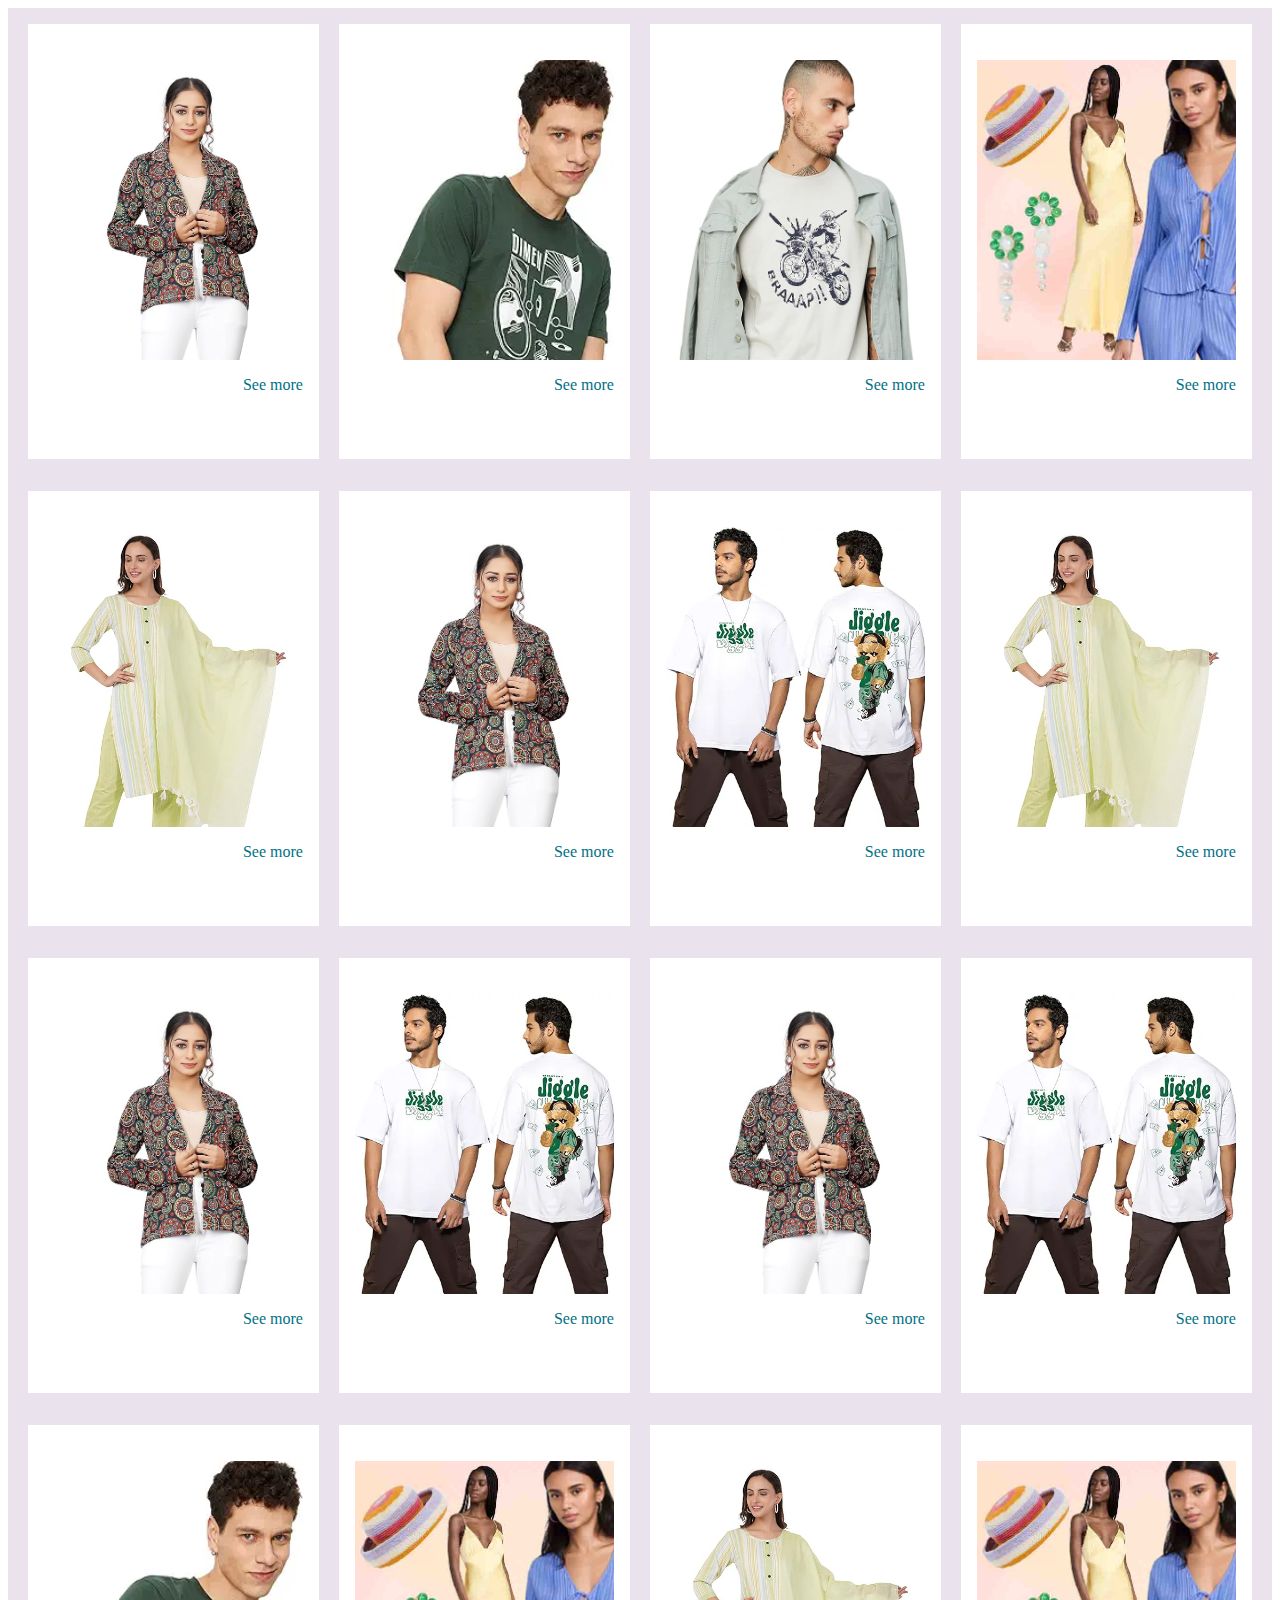
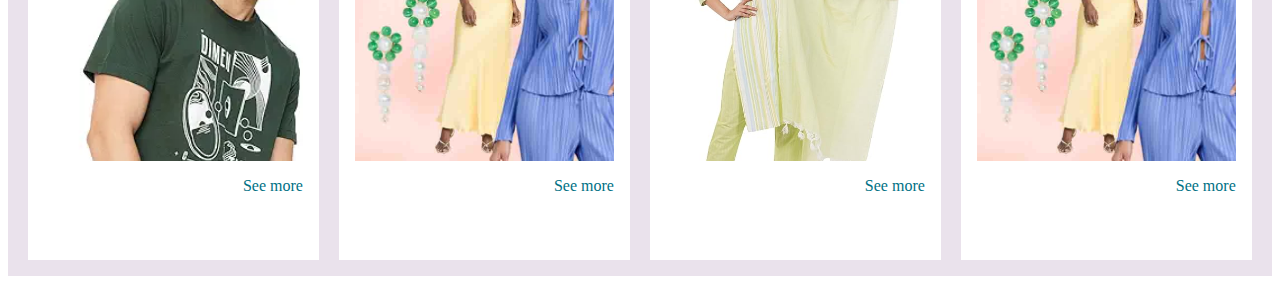
<file: eitikacart/clothes.html>
<!DOCTYPE html>
<html lang="en">
<head>
    <title>Document</title>
    <link rel="stylesheet" href="clothes.css">

</head>
<body>
    <div class="shop-section">
          
        <div class="box1 box"> 
            <div class="box-content">
                <div class="box-image" style="background-image: url('clothes1.jpg');"></div>
                <p>See more</p>
            </div>
        </div>
        <div class="box2  box"> 
            <div class="box-content">
                <div class="box-image" style="background-image: url('clothes3.jpg');"></div>
                <p>See more</p>
            </div>
        </div>
        <div class="box3  box"> 
            <div class="box-content">
                <div class="box-image" style="background-image: url('clothes5.jpg');"></div>
                <p>See more</p>
            </div>
        </div>
        <div class="box4  box"> 
            <div class="box-content">
                <div class="box-image" style="background-image: url('box8_image.jpg');"></div>
                <p>See more</p>
            </div>
        </div>
        <div class="box1 box"> 
            <div class="box-content">
                <div class="box-image" style="background-image: url('clothes2.jpg');"></div>
                <p>See more</p>
            </div>
        </div>
        <div class="box2  box"> 
            <div class="box-content">
              
                <div class="box-image" style="background-image: url('clothes1.jpg');"></div>
                <p>See more</p>
            </div>
        </div>
        <div class="box3  box"> 
            <div class="box-content">
              
                <div class="box-image" style="background-image: url('clothes4.jpg');"></div>
                <p>See more</p>
            </div>
        </div>
        <div class="box4  box"> 
            <div class="box-content">
                
                <div class="box-image" style="background-image: url('clothes2.jpg');"></div>
                <p>See more</p>
            </div>
        </div>
        <div class="box1 box"> 
            <div class="box-content">
             
                <div class="box-image" style="background-image: url('clothes1.jpg');"></div>
                <p>See more</p>
            </div>
        </div>
        <div class="box2  box"> 
            <div class="box-content">
                
                <div class="box-image" style="background-image: url('clothes4.jpg');"></div>
                <p>See more</p>
            </div>
        </div>
        <div class="box3  box"> 
            <div class="box-content">
              
                <div class="box-image" style="background-image: url('clothes1.jpg');"></div>
                <p>See more</p>
            </div>
        </div>
        <div class="box4  box"> 
            <div class="box-content">
              
                <div class="box-image" style="background-image: url('clothes4.jpg');"></div>
                <p>See more</p>
            </div>
        </div>
        <div class="box1 box"> 
            <div class="box-content">
              
                <div class="box-image" style="background-image: url('clothes3.jpg');"></div>
                <p>See more</p>
            </div>
        </div>
        <div class="box2  box"> 
            <div class="box-content">
              
                <div class="box-image" style="background-image: url('box8_image.jpg');"></div>
                <p>See more</p>
            </div>
        </div>
        <div class="box3  box"> 
            <div class="box-content">
              
                <div class="box-image" style="background-image: url('clothes2.jpg');"></div>
                <p>See more</p>
            </div>
        </div>
        <div class="box4  box"> 
            <div class="box-content">
                <div class="box-image" style="background-image: url('box8_image.jpg');"></div>
                <p>See more</p>
            </div>
        </div>
                
    </div>


    
</body>
</html>
</file>
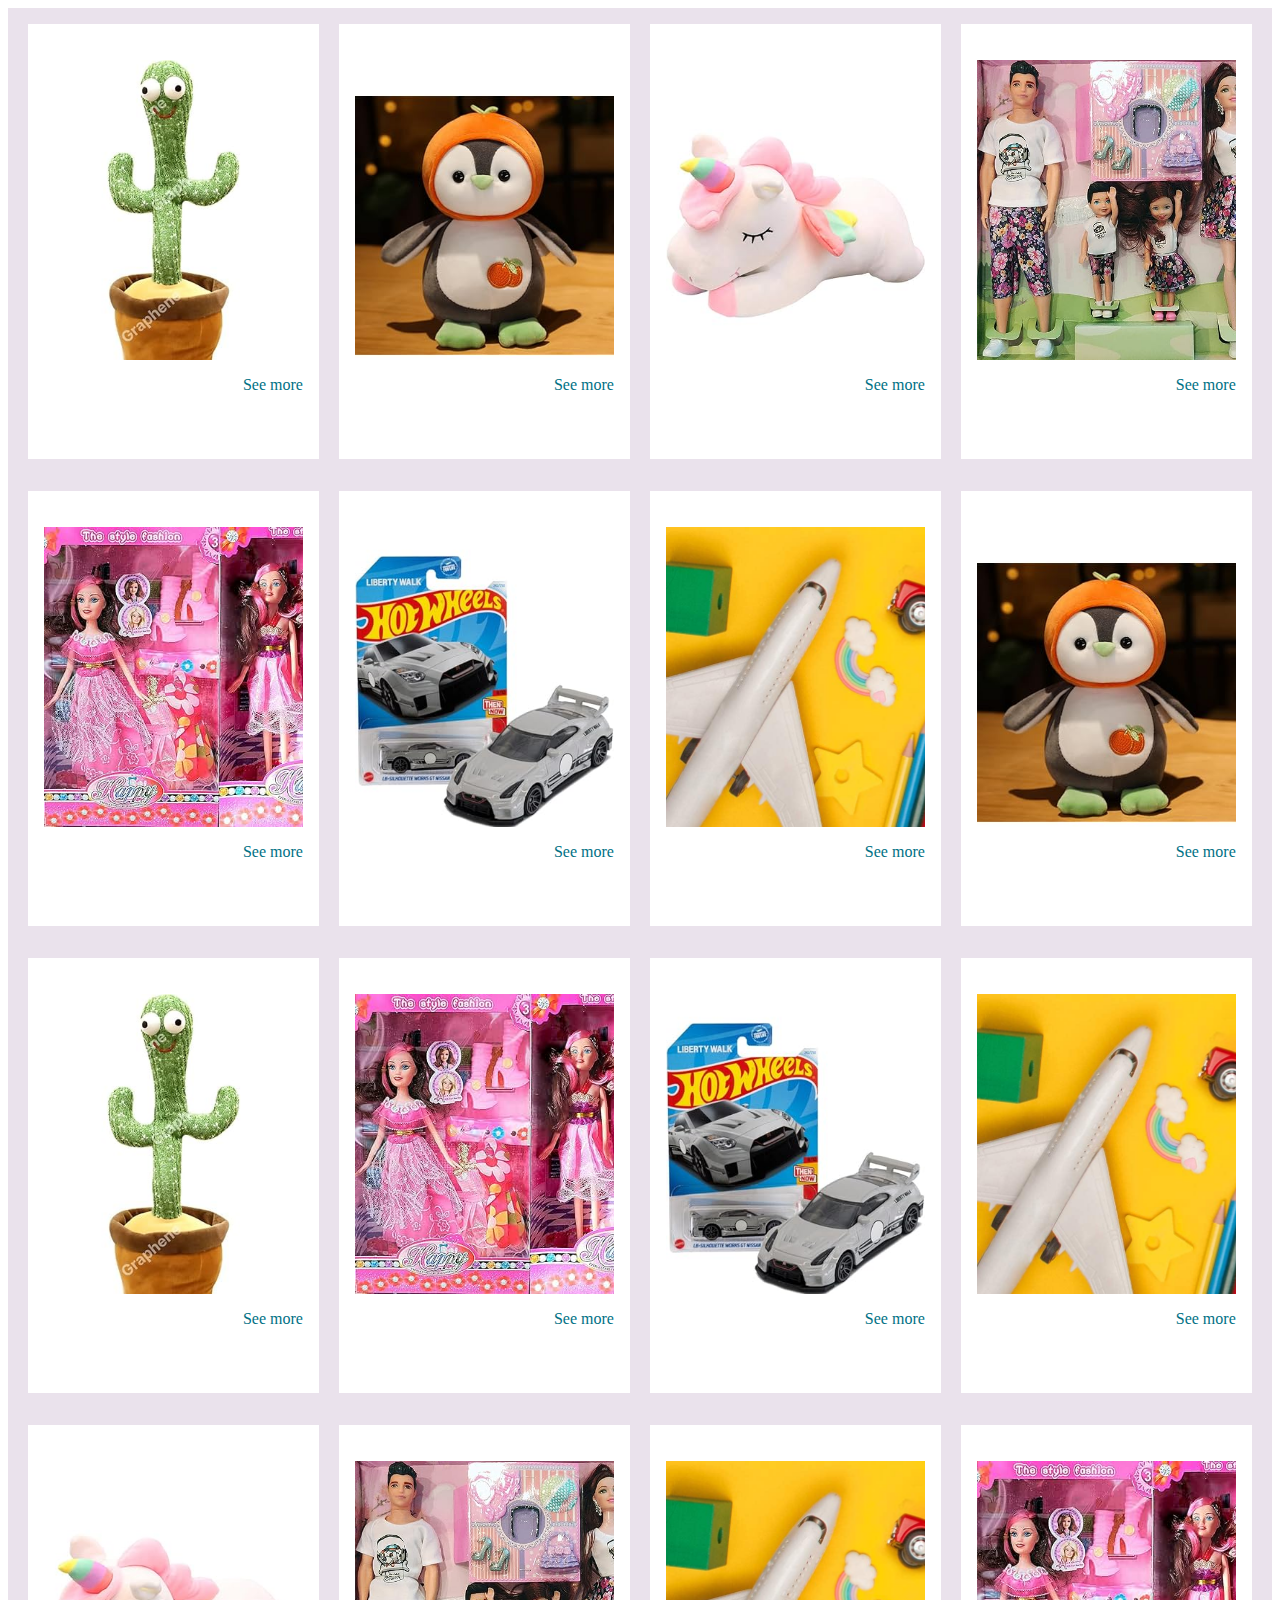
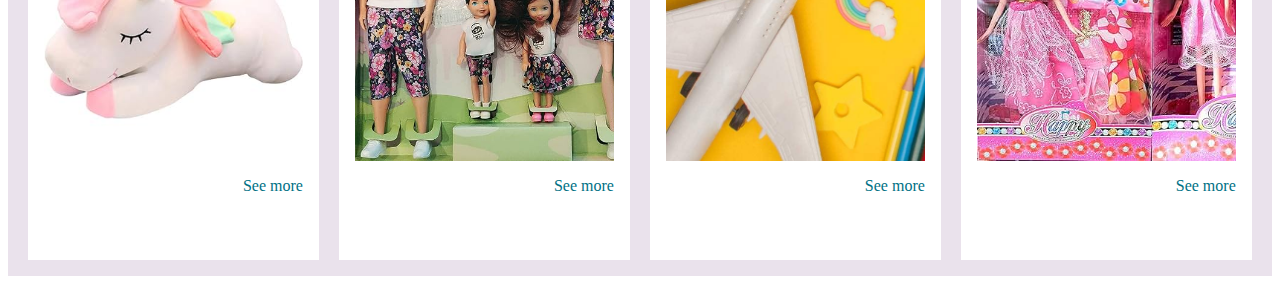
<file: eitikacart/newarrivalintoys.html>
<!DOCTYPE html>
<html lang="en">
<head>
    <title>Document</title>
    <link rel="stylesheet" href="clothes.css">

</head>
<body>
    <div class="shop-section">
        <div class="box1 box"> 
            <div class="box-content">
                <div class="box-image" style="background-image: url('toy1.jpg');"></div>
                <p>See more</p>
            </div>
        </div>
        <div class="box2  box"> 
            <div class="box-content">
                <div class="box-image" style="background-image: url('toy2.jpg');"></div>
                <p>See more</p>
            </div>
        </div>
        <div class="box3  box"> 
            <div class="box-content">
                <div class="box-image" style="background-image: url('toy3.jpg');"></div>
                <p>See more</p>
            </div>
        </div>
        <div class="box4  box"> 
            <div class="box-content">
                <div class="box-image" style="background-image: url('toy4.jpg');"></div>
                <p>See more</p>
            </div>
        </div>
        <div class="box1 box"> 
            <div class="box-content">
                <div class="box-image" style="background-image: url('toy6.jpg');"></div>
                <p>See more</p>
            </div>
        </div>
        <div class="box2  box"> 
            <div class="box-content">
              
                <div class="box-image" style="background-image: url('toy5.jpg');"></div>
                <p>See more</p>
            </div>
        </div>
        <div class="box3  box"> 
            <div class="box-content">
              
                <div class="box-image" style="background-image: url('box7_image.jpg');"></div>
                <p>See more</p>
            </div>
        </div>
        <div class="box4  box"> 
            <div class="box-content">
                
                <div class="box-image" style="background-image: url('toy2.jpg');"></div>
                <p>See more</p>
            </div>
        </div>
        <div class="box1 box"> 
            <div class="box-content">
             
                <div class="box-image" style="background-image: url('toy1.jpg');"></div>
                <p>See more</p>
            </div>
        </div>
        <div class="box2  box"> 
            <div class="box-content">
                
                <div class="box-image" style="background-image: url('toy6.jpg');"></div>
                <p>See more</p>
            </div>
        </div>
        <div class="box3  box"> 
            <div class="box-content">
              
                <div class="box-image" style="background-image: url('toy5.jpg');"></div>
                <p>See more</p>
            </div>
        </div>
        <div class="box4  box"> 
            <div class="box-content">
              
                <div class="box-image" style="background-image: url('box7_image.jpg');"></div>
                <p>See more</p>
            </div>
        </div>
        <div class="box1 box"> 
            <div class="box-content">
              
                <div class="box-image" style="background-image: url('toy3.jpg');"></div>
                <p>See more</p>
            </div>
        </div>
        <div class="box2  box"> 
            <div class="box-content">
              
                <div class="box-image" style="background-image: url('toy4.jpg');"></div>
                <p>See more</p>
            </div>
        </div>
        <div class="box3  box"> 
            <div class="box-content">
              
                <div class="box-image" style="background-image: url('box7_image.jpg');"></div>
                <p>See more</p>
            </div>
        </div>
        <div class="box4  box"> 
            <div class="box-content">
                <div class="box-image" style="background-image: url('toy6.jpg');"></div>
                <p>See more</p>
            </div>
        </div>
                
    </div>


    
</body>
</html>
</file>
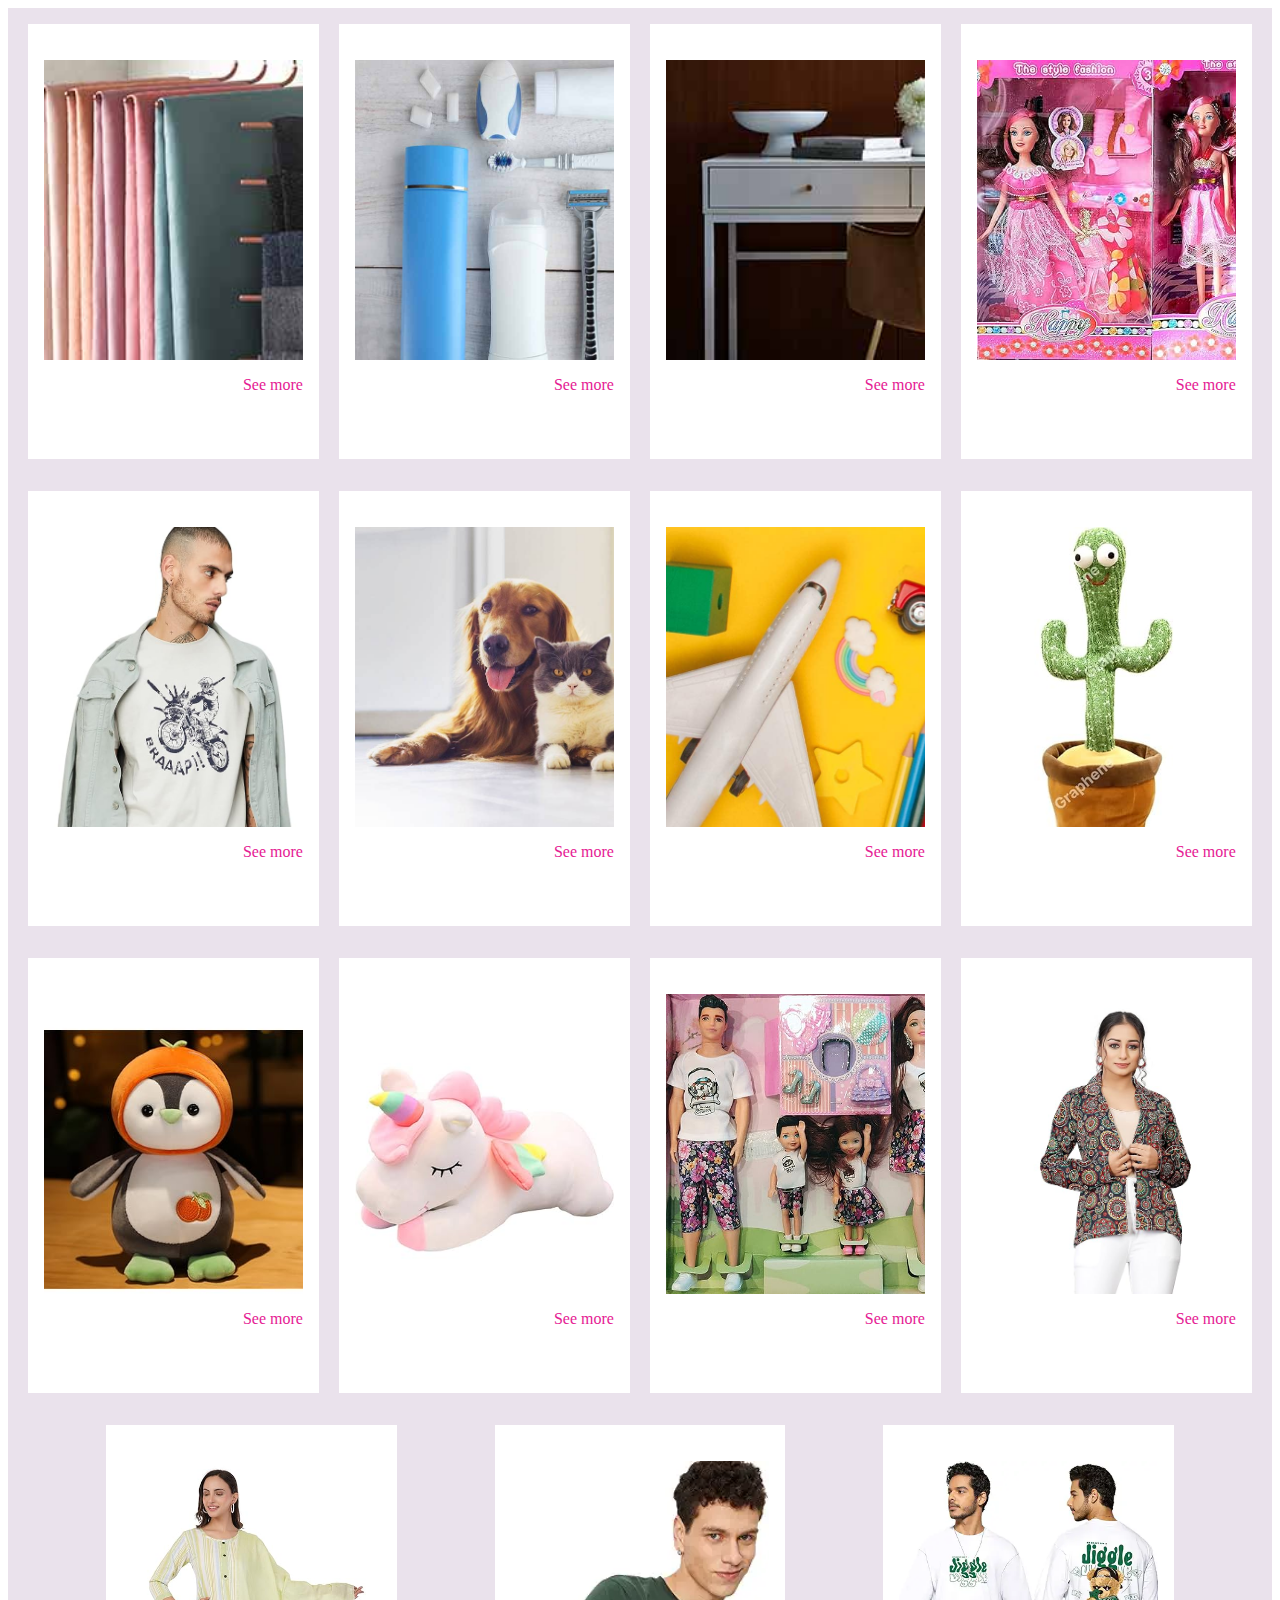
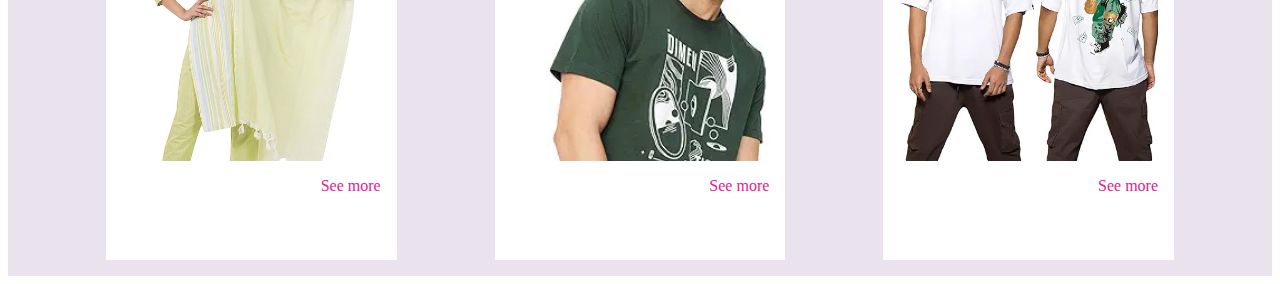
<file: eitikacart/today.html>
<!DOCTYPE html>
<html lang="en">
<head>
    <title>Document</title>
    <link rel="stylesheet" href="clothes.css">

</head>
<body>
    <div class="shop-section">
          
        <div class="box1 box"> 
            <div class="box-content">
                <div class="box-image" style="background-image: url('box1_image.jpg');"></div>
                <p><a href="newarrivalintoys.html"> See more</a></p>
            </div>
            
        </div>
        <div class="box2  box"> 
            <div class="box-content">
                <div class="box-image" style="background-image: url('box2_image.jpg');"></div>
                <p><a href="newarrivalintoys.html"> See more</a></p>
                        </div>
            
        </div>
        <div class="box3  box"> 
            <div class="box-content">
                <div class="box-image" style="background-image: url('box3_image.jpg');"></div>
                <p><a href="newarrivalintoys.html"> See more</a></p>
            </div>
            
        </div>
        <div class="box4  box"> 
            <div class="box-content">
                <div class="box-image" style="background-image: url('toy6.jpg');"></div>
                <p><a href="newarrivalintoys.html"> See more</a></p>
            </div>
            
        </div>
        <div class="box1 box"> 
            <div class="box-content">
                <div class="box-image" style="background-image: url('clothes5.jpg');"></div>
                <p><a href="newarrivalintoys.html"> See more</a></p>
            </div>
    
        </div>
        <div class="box2  box"> 
            <div class="box-content">
              
                <div class="box-image" style="background-image: url('box6_image.jpg');"></div>
                <p><a href="clothes.html"> See more</a></p>
            </div>
        </div>
        <div class="box3  box"> 
            <div class="box-content">
              
                <div class="box-image" style="background-image: url('box7_image.jpg');"></div>
                <p><a href="clothes.html"> See more</a></p>
            </div>
        </div>

        <div class="box1 box"> 
            <div class="box-content">
             
                <div class="box-image" style="background-image: url('toy1.jpg');"></div>
                <p><a href="clothes.html"> See more</a></p>
            </div>
        </div>
        <div class="box2  box"> 
            <div class="box-content">
                
                <div class="box-image" style="background-image: url('toy2.jpg');"></div>
                <p><a href="clothes.html"> See more</a></p>
            </div>
        </div>
        <div class="box3  box"> 
            <div class="box-content">
              
                <div class="box-image" style="background-image: url('toy3.jpg');"></div>
                <p><a href="clothes.html"> See more</a></p>
            </div>
        </div>
        <div class="box4  box"> 
            <div class="box-content">
              
                <div class="box-image" style="background-image: url('toy4.jpg');"></div>
                <p><a href="clothes.html"> See more</a></p>
            </div>
        </div>
        <div class="box1 box"> 
            <div class="box-content">
              
                <div class="box-image" style="background-image: url('clothes1.jpg');"></div>
                <p><a href="clothes.html"> See more</a></p>
            </div>
        </div>
        <div class="box2  box"> 
            <div class="box-content">
              
                <div class="box-image" style="background-image: url('clothes2.jpg');"></div>
                <p><a href="clothes.html"> See more</a></p>
            </div>
        </div>
        <div class="box3  box"> 
            <div class="box-content">
              
                <div class="box-image" style="background-image: url('clothes3.jpg');"></div>
                <p><a href="clothes.html"> See more</a></p>
            </div>
        </div>
        <div class="box4  box"> 
            <div class="box-content">
                <div class="box-image" style="background-image: url('clothes4.jpg');"></div>
                <p><a href="clothes.html"> See more</a></p>
            </div>
        </div>
                
    </div>


    
</body>
</html>
</file>
<file: style.css>
*{
    margin: 0;
    font-family: arial;
    border: border-box;
}
.navbar{
    height: 60px;
    background-color: #131921;
    color: white;
    display:flex;
    align-items: center;
    justify-content: space-evenly;


}
.nav-logo {
    height: 50px;
    width: 100px;
}
.log{
    background-image: url(eitika.png);
height: 70px;
    background-size: cover;
    width: 100%;
}
.log{
    background-image:url(eitika.png);
    
    width: 120%;    

}
.border{
    border: 1.5px solid transparent;
}
.border:hover{
    border: 1.5px solid white;

}
/** box2 **/
.add-first{
    color: #cccccc;
    font-size: 0.85rem;
    margin-left: 12px;
}
.add-sec{
    color:#ffffff;
    margin-left: 3px;

}
.add-icon{
    display: flex;
    align-items: center;
}

/* box3 */
.nav-search{
    display: flex;
    justify-content: space-evenly;
    background-color: rgba(228, 167, 12, 0.929);
    width: 620px;
    height: 40px;
    border-radius: 4px;
}
.nav-search:hover{
 border:2px solid  rgba(228, 167, 12, 0.929);

}
.search-select{
    background-color: #f3f3f3;
    width: 50px;
    text-align: center;
    border-top-left-radius: 4px;
    border-bottom-left-radius: 4px;
    border: none;
}
.search-input{
    width: 100%;
    font-size: 1rem;
    border: none;
}
.search-icon{
    width: 40px;
    display: flex;
    justify-content: center;
    align-items: center;
    font-size: 1.2rem;
    color: #0f1111;
}
/* box4 */
span{
    font-size: 0.7rem;
}
.nav-sec{
    font-size: 0.85rem;
    font-weight: 700;
}
/* box6 */
.nav-cart i{
    font-size: 30px;

}
.nav-cart{
    font-size: 0.85rem;
    font-weight: 700;
}
/* pannel */
.pannel{
height: 35px;
background-color: #222f3d;
display: flex;
color: white;
align-items: center;
justify-content: space-evenly;
}
.pannel-option a{
    text-decoration: none;
    color: white;
}
.pannel-option p{
    display: inline;    
    margin-left: 15px;
    
}
.sale{
    align-items: center;
    justify-content: center;
}

.pannel-option{
    width: 70%;
    font-size: 0.85rem;
}
.panne-deals{
    font-size: 0.9rem;
    font-weight: 700;
}
.hero-sec{
    background-image: url(hero_image.jpg);
    height: 380px;
    background-size: cover;
    display: flex;
    justify-content: center;
    align-items: flex-end;
}
    
.hero-message{
    background-color: white;
    color: black;
    height: 40px;
    display: flex;
   align-items: center;
   justify-content: center;
   font-size: 0.85rem;
 width: 90%;
 margin-bottom: 35px;
}

.hero-message a{
    color: #007185;
    text-decoration: none;
}
/* shop section */
.shop-section{
    display: flex;
    flex-wrap: wrap;
    justify-content: space-evenly;
    background-color: rgba(228, 167, 12, 0.1);
    
}
.shop-section a{
    text-decoration: none;
    color: #e52093;
}
.box{
    height: 400px;
     
width: 23%;
background-color: white;
padding: 20px 0px 15px;
margin-top: 1rem;
margin-bottom: 1rem;
transition: 0.3s;


}

.box-image{
    height: 300px;
    background-size: cover;
    margin-top: 1rem;
    margin-bottom: 1rem;
    
}
.box:hover{
    scale: 1.1;
    border-radius: 10px;
    width: 320px;
    display: block;


}

.box-content{
    margin-left: 1rem;
    margin-right: 1rem;
}
.box-content p{ 
    text-align: right;
    text-wrap: none;
    color: #e52093;
}
/* footer */
 footer{
    margin-top: 10px;
} 
.foot-pannel1{ 
    background-color: #37475a;
    color: white;
height: 49px;
display: flex;
align-items: center;
justify-content: center;
font-size: 0.85rem;

}
.foot-pannel2{
    background-color: #222f3d;
    color: white;
    height: 400px;
    display: flex;
    justify-content: space-evenly;

}
ul a{
    display: block;
    font-size: 0.85rem;
    margin-top: 10px;
    color: #dddddd;
}

ul{
    margin-top: 20px;
}

.foot-pannel3{
    background-color: #222f3d;
    color: white;
    border-top: 0.5px solid white;
    height: 70px;
    display: flex;
justify-content: center;
align-items: center;
}
.logo{
    background-image: url(amazon_logo.png);
    height: 50px;
    background-size: cover;
    width: 100px;

}
.foot-pannel4{
    background-color: #131921;
    color: white;
    display: block;
    text-align: center;
    font-size: 0.7rem;
    justify-content: center;
    align-items: center;
    height: 76px;
}
.pages{
    

    padding-top: 25px;
}
.copyright{
    padding-top: 5px;
    
}
</file>
<file: clothes.css>
.shop-section{
    display: flex;
    flex-wrap: wrap;
    justify-content: space-evenly;
    background-color: rgba(138, 89, 147, 0.177);
}
.box{
    height: 400px;
width: 23%;
background-color: white;
padding: 20px 0px 15px;
margin-top: 1rem;
margin-bottom: 1rem;
transition: 0.3s;
}
.sale{
height: 50px;
color:red ;
font-size: xx-large;
    background-color:black;
    align-items:center;
    justify-content: center;   
}
.box-image{
    height: 300px;
    background-size: cover;
    margin-top: 1rem;
    margin-bottom: 1rem;
    
}
.box:hover{
    scale: 1.1;
    border-radius: 10px;
    width: 320px;
    display: block;


}
.shop-section a{
    text-decoration: none;
    color: #e52093;
}
.box-content p{ 
    text-align: right;
    text-wrap: none;
    color: #e52093;
}
.box-content{
    margin-left: 1rem;
    margin-right: 1rem;
}
.box-content p{
    color: #007185;

}
</file>
<file: eitikacart/clothes.css>
.shop-section{
    display: flex;
    flex-wrap: wrap;
    justify-content: space-evenly;
    background-color: rgba(138, 89, 147, 0.177);
}
.box{
    height: 400px;
width: 23%;
background-color: white;
padding: 20px 0px 15px;
margin-top: 1rem;
margin-bottom: 1rem;
transition: 0.3s;
}
.sale{
height: 50px;
color:red ;
font-size: xx-large;
    background-color:black;
    align-items:center;
    justify-content: center;   
}
.box-image{
    height: 300px;
    background-size: cover;
    margin-top: 1rem;
    margin-bottom: 1rem;
    
}
.box:hover{
    scale: 1.1;
    border-radius: 10px;
    width: 320px;
    display: block;


}
.shop-section a{
    text-decoration: none;
    color: #e52093;
}
.box-content p{ 
    text-align: right;
    text-wrap: none;
    color: #e52093;
}
.box-content{
    margin-left: 1rem;
    margin-right: 1rem;
}
.box-content p{
    color: #007185;

}
</file>
